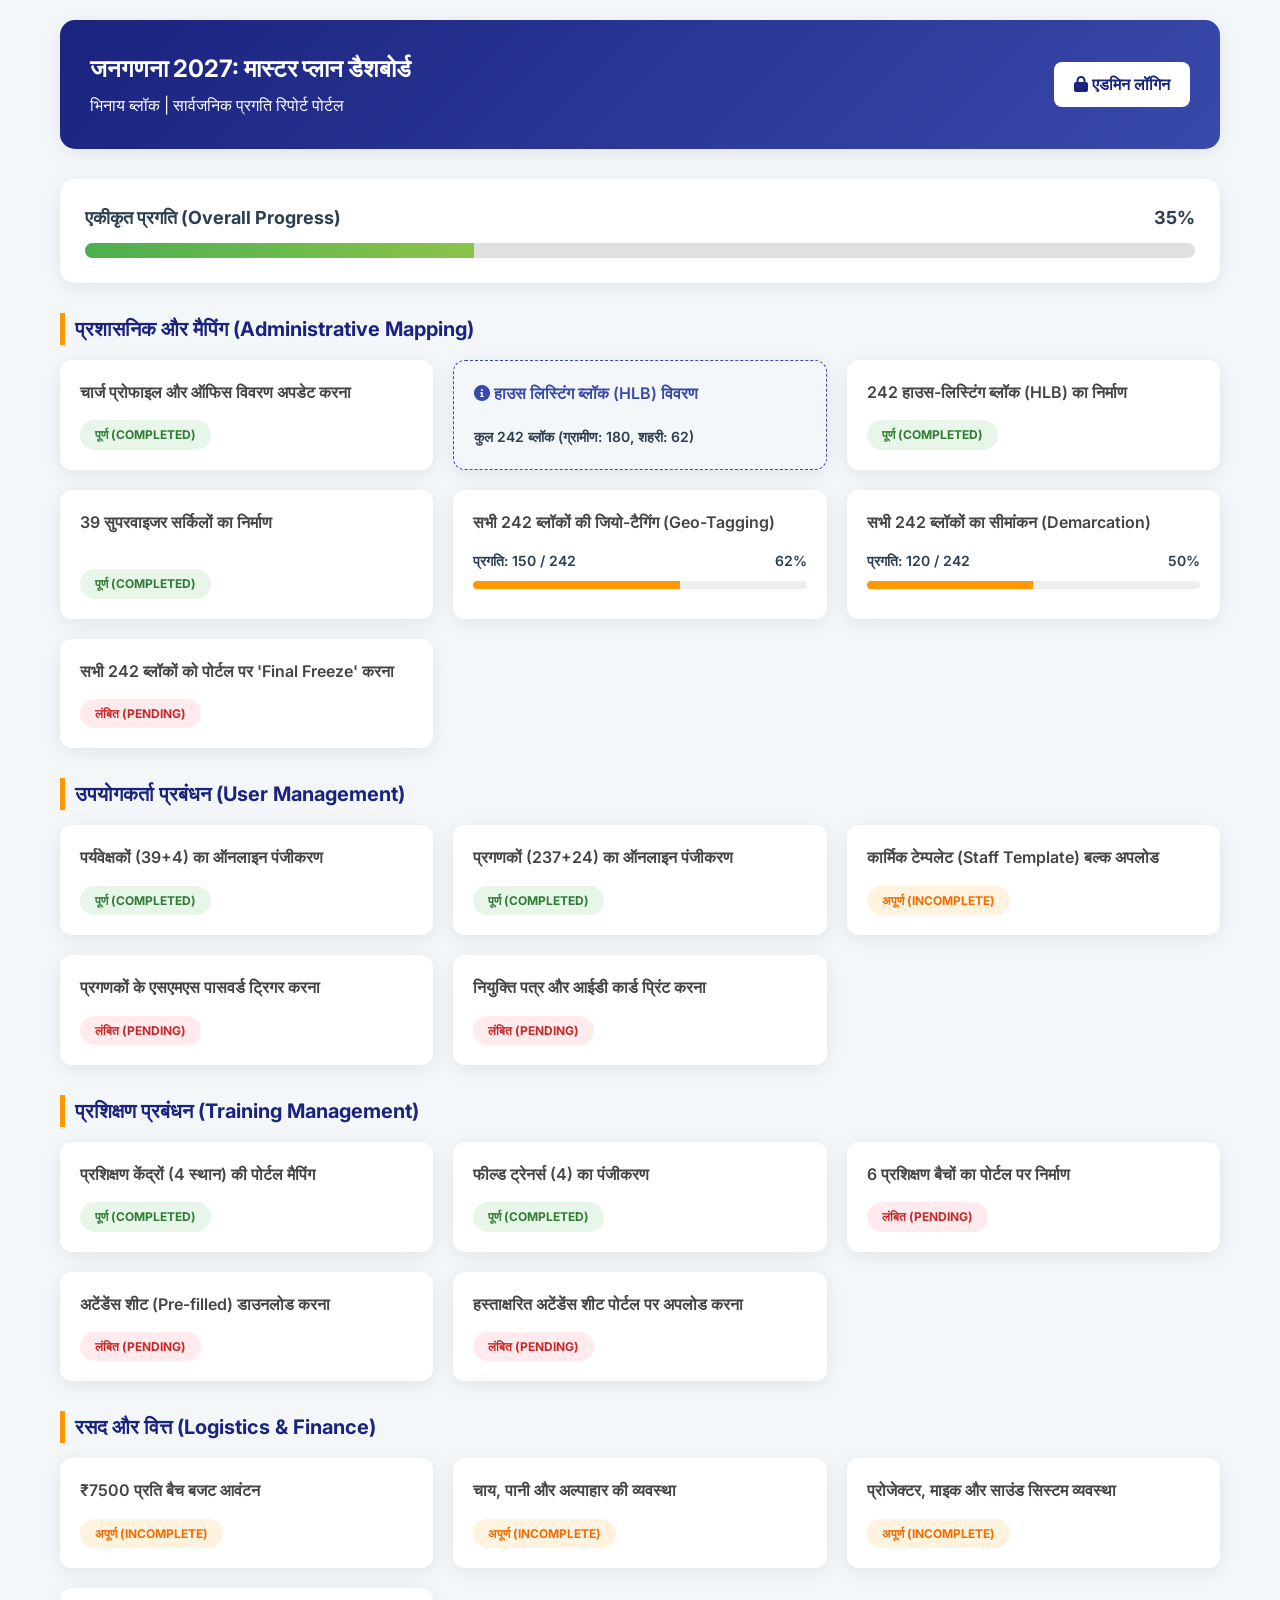
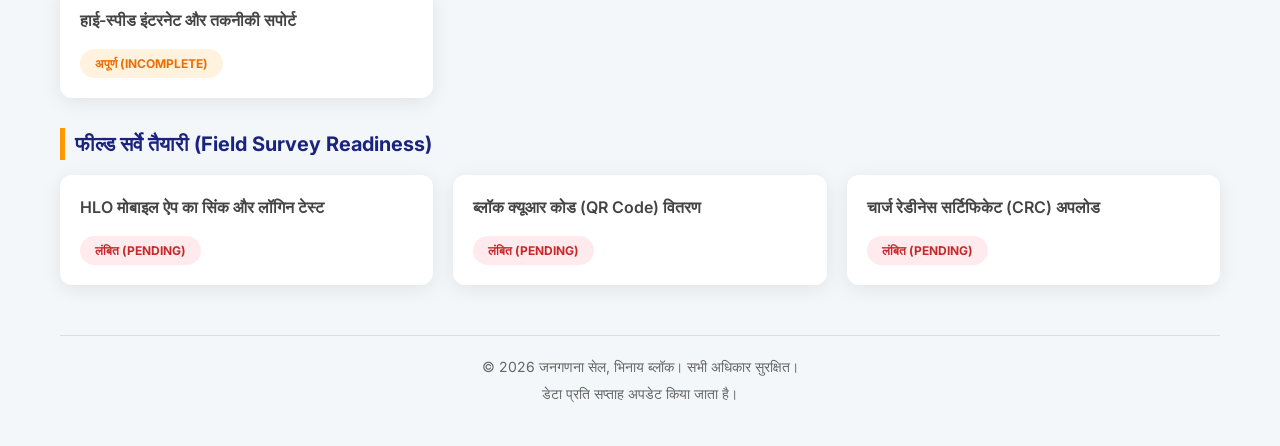
<file: census_dashboard/index.html>
<!DOCTYPE html>
<html lang="hi">
<head>
    <meta charset="UTF-8">
    <meta name="viewport" content="width=device-width, initial-scale=1.0">
    <title>जनगणना 2027 | पब्लिक डैशबोर्ड - भिनाय ब्लॉक</title>
    <link rel="stylesheet" href="style.css">
    <link href="https://fonts.googleapis.com/css2?family=Inter:wght@400;600;700&display=swap" rel="stylesheet">
    <link rel="stylesheet" href="https://cdnjs.cloudflare.com/ajax/libs/font-awesome/6.0.0/css/all.min.css">
</head>
<body>
    <div class="container">
        <header>
            <div>
                <h1>जनगणना 2027: मास्टर प्लान डैशबोर्ड</h1>
                <p>भिनाय ब्लॉक | सार्वजनिक प्रगति रिपोर्ट पोर्टल</p>
            </div>
            <a href="login.html" class="login-btn"><i class="fas fa-lock"></i> एडमिन लॉगिन</a>
        </header>

        <section class="progress-card">
            <div class="progress-info">
                <span>एकीकृत प्रगति (Overall Progress)</span>
                <span id="progress-val">0%</span>
            </div>
            <div class="progress-track">
                <div id="overall-bar"></div>
            </div>
        </section>

        <div id="public-container">
            <!-- Data will be loaded from data.xml -->
            <div style="text-align: center; padding: 50px;">
                <i class="fas fa-sync fa-spin" style="font-size: 40px; color: var(--primary);"></i>
                <p style="margin-top: 10px;">डेटा लोड हो रहा है...</p>
            </div>
        </div>

        <footer style="text-align: center; margin-top: 50px; padding: 20px; color: #666; font-size: 14px; border-top: 1px solid #ddd;">
            <p>© 2026 जनगणना सेल, भिनाय ब्लॉक। सभी अधिकार सुरक्षित।</p>
            <p style="margin-top: 5px;">डेटा प्रति सप्ताह अपडेट किया जाता है।</p>
        </footer>
    </div>

    <script src="script.js"></script>
</body>
</html>
</file>
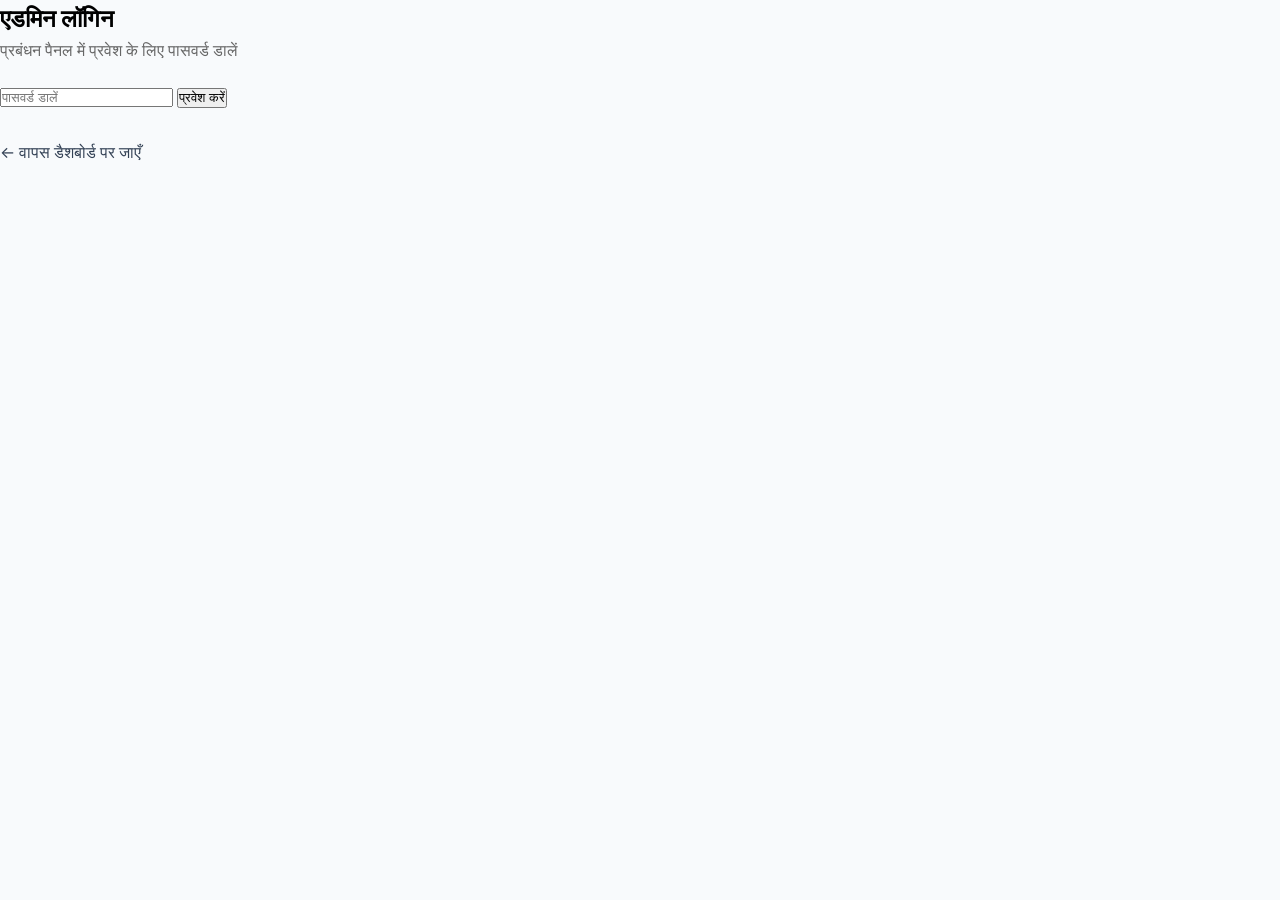
<file: login.html>
<!DOCTYPE html>
<html lang="hi">
<head>
    <meta charset="UTF-8">
    <meta name="viewport" content="width=device-width, initial-scale=1.0">
    <title>जनगणना लॉगिन | जनगणना 2027</title>
    <link rel="stylesheet" href="style.css">
    <link href="https://fonts.googleapis.com/css2?family=Inter:wght@400;600;700&display=swap" rel="stylesheet">
</head>
<body class="login-page">
    <div class="login-container">
        <div class="login-box">
            <i class="fas fa-user-shield" style="font-size: 50px; color: var(--primary); margin-bottom: 20px;"></i>
            <h2>एडमिन लॉगिन</h2>
            <p style="margin-bottom: 20px; color: #666;">प्रबंधन पैनल में प्रवेश के लिए पासवर्ड डालें</p>
            <input type="password" id="admin-password" placeholder="पासवर्ड डालें">
            <button onclick="checkLogin()">प्रवेश करें</button>
            <p id="error-msg" style="color: red; margin-top: 15px; display: none;">गलत पासवर्ड, पुनः प्रयास करें।</p>
            <div style="margin-top: 30px;">
                <a href="index.html" style="color: var(--secondary); text-decoration: none;">← वापस डैशबोर्ड पर जाएँ</a>
            </div>
        </div>
    </div>

    <script>
        function checkLogin() {
            const pass = document.getElementById('admin-password').value;
            if (pass === '1520') {
                sessionStorage.setItem('admin_logged_in', 'true');
                window.location.href = 'admin.html';
            } else {
                document.getElementById('error-msg').style.display = 'block';
            }
        }
    </script>
</body>
</html>
</file>
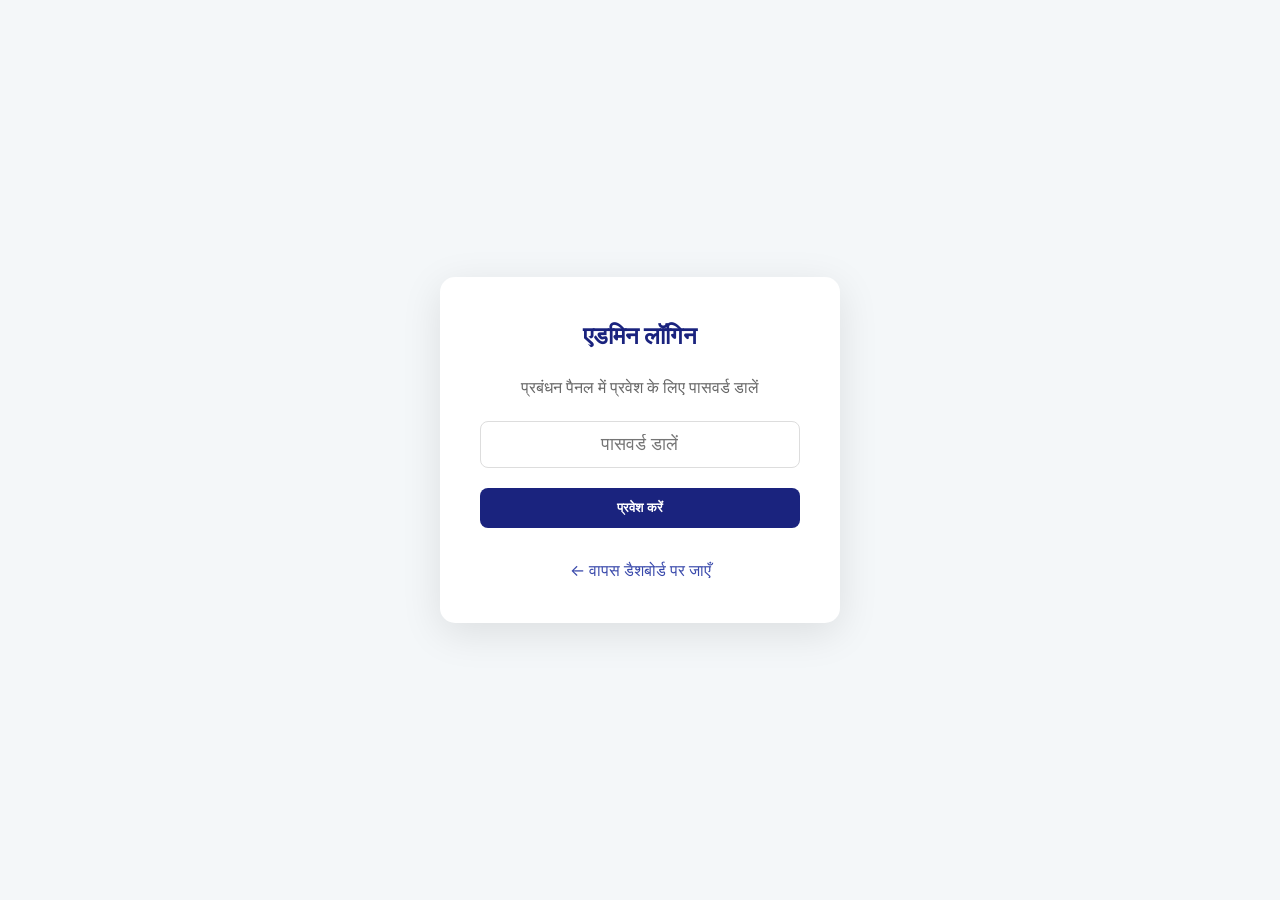
<file: census_dashboard/admin.html>
<!DOCTYPE html>
<html lang="hi">
<head>
    <meta charset="UTF-8">
    <meta name="viewport" content="width=device-width, initial-scale=1.0">
    <title>एडमिन पैनल | जनगणना 2027</title>
    <link rel="stylesheet" href="style.css">
    <link href="https://fonts.googleapis.com/css2?family=Inter:wght@400;600;700&display=swap" rel="stylesheet">
    <link rel="stylesheet" href="https://cdnjs.cloudflare.com/ajax/libs/font-awesome/6.0.0/css/all.min.css">
</head>
<body>
    <script>
        // Check authentication
        if (sessionStorage.getItem('admin_logged_in') !== 'true') {
            window.location.href = 'login.html';
        }
    </script>

    <div class="container">
        <header>
            <div>
                <h1>जनगणना 2027: एडमिन पैनल</h1>
                <p>भिनाय ब्लॉक | डेटा प्रबंधन पोर्ट</p>
            </div>
            <div style="display: flex; gap: 10px;">
                <button class="login-btn" onclick="logout()">लॉगआउट</button>
                <a href="index.html" class="login-btn" style="background: var(--accent); color: white;">व्यू डैशबोर्ड</a>
            </div>
        </header>

        <section class="progress-card">
            <div class="progress-info">
                <span>एकीकृत प्रगति (Admin View)</span>
                <span id="progress-val">0%</span>
            </div>
            <div class="progress-track">
                <div id="overall-bar"></div>
            </div>
        </section>

        <div id="admin-container">
            <!-- Categories and tasks will be injected here by script.js -->
            <div style="text-align: center; padding: 50px;">
                <i class="fas fa-spinner fa-spin" style="font-size: 40px; color: var(--primary);"></i>
                <p style="margin-top: 10px;">डेटा लोड हो रहा है...</p>
            </div>
        </div>

        <div class="admin-footer">
            <button class="export-btn" onclick="exportData()"><i class="fas fa-file-export"></i> डेटा एक्सपोर्ट (XML)</button>
            <button class="save-btn" onclick="saveChanges()"><i class="fas fa-save"></i> बदलाव सुरक्षित करें</button>
        </div>
    </div>

    <!-- Modal for Export -->
    <div id="export-modal" style="display:none; position:fixed; top:0; left:0; width:100%; height:100%; background:rgba(0,0,0,0.8); z-index:1000; justify-content:center; align-items:center;">
        <div style="background:white; padding:30px; border-radius:15px; width:90%; max-width:600px;">
            <h3>अपडेटेड XML डेटा</h3>
            <p style="font-size: 13px; margin-bottom: 10px;">नीचे दिए गए कोड को कॉपी करें और अपनी `data.xml` फाइल में पेस्ट करें:</p>
            <textarea id="xml-output" style="width:100%; height:300px; font-family:monospace; padding:10px; margin-bottom:15px;"></textarea>
            <button onclick="document.getElementById('export-modal').style.display='none'" class="login-btn" style="width:100%;">बंद करें</button>
        </div>
    </div>

    <script src="script.js"></script>
    <script>
        function logout() {
            sessionStorage.removeItem('admin_logged_in');
            window.location.href = 'index.html';
        }
    </script>
</body>
</html>
</file>
<file: census_dashboard/style.css>
:root {
    --primary: #1a237e;
    --secondary: #3949ab;
    --accent: #ff9800;
    --success: #2e7d32;
    --warning: #ef6c00;
    --danger: #c62828;
    --bg: #f4f7f9;
    --card: #ffffff;
    --text: #2c3e50;
    --glass: rgba(255, 255, 255, 0.8);
    --shadow: 0 4px 20px rgba(0, 0, 0, 0.08);
}

* {
    margin: 0;
    padding: 0;
    box-sizing: border-box;
}

body {
    font-family: 'Inter', sans-serif;
    background-color: var(--bg);
    color: var(--text);
    line-height: 1.6;
}

.container {
    max-width: 1200px;
    margin: 0 auto;
    padding: 20px;
}

/* Header */
header {
    background: linear-gradient(135deg, var(--primary), var(--secondary));
    color: white;
    padding: 30px;
    border-radius: 15px;
    margin-bottom: 30px;
    display: flex;
    justify-content: space-between;
    align-items: center;
    box-shadow: var(--shadow);
}

header h1 {
    font-size: 24px;
    margin-bottom: 5px;
}

.login-btn {
    background: white;
    color: var(--primary);
    border: none;
    padding: 10px 20px;
    border-radius: 8px;
    font-weight: 600;
    cursor: pointer;
    transition: 0.3s;
    text-decoration: none;
}

.login-btn:hover {
    background: var(--accent);
    color: white;
}

/* Progress Bar */
.progress-card {
    background: var(--card);
    padding: 25px;
    border-radius: 15px;
    margin-bottom: 30px;
    box-shadow: var(--shadow);
}

.progress-info {
    display: flex;
    justify-content: space-between;
    margin-bottom: 10px;
    font-weight: 700;
    font-size: 18px;
}

.progress-track {
    height: 15px;
    background: #e0e0e0;
    border-radius: 10px;
    overflow: hidden;
}

#overall-bar {
    height: 100%;
    background: linear-gradient(90deg, #4caf50, #8bc34a);
    width: 0%;
    transition: 1s cubic-bezier(0.175, 0.885, 0.32, 1.275);
}

/* Categories & Tasks */
.category-section {
    margin-bottom: 30px;
}

.category-title {
    color: var(--primary);
    font-size: 20px;
    margin-bottom: 15px;
    padding-left: 10px;
    border-left: 5px solid var(--accent);
}

.task-grid {
    display: grid;
    grid-template-columns: repeat(auto-fill, minmax(350px, 1fr));
    gap: 20px;
}

.task-card {
    background: var(--card);
    padding: 20px;
    border-radius: 12px;
    box-shadow: var(--shadow);
    display: flex;
    flex-direction: column;
    justify-content: space-between;
    transition: 0.3s;
}

.task-card:hover {
    transform: translateY(-5px);
}

.task-name {
    font-weight: 600;
    margin-bottom: 15px;
    color: #444;
}

/* Status Labels (Frontend) */
.status-tag {
    align-self: flex-start;
    padding: 5px 15px;
    border-radius: 20px;
    font-size: 12px;
    font-weight: 700;
    text-transform: uppercase;
}

.status-purn { background: #e8f5e9; color: #2e7d32; }
.status-apurn { background: #fff3e0; color: #ef6c00; }
.status-lambit { background: #ffebee; color: #c62828; }

/* Counter Tasks */
.counter-info {
    display: flex;
    justify-content: space-between;
    font-size: 14px;
    margin-bottom: 8px;
    font-weight: 600;
}

.mini-progress-track {
    height: 8px;
    background: #eee;
    border-radius: 4px;
    overflow: hidden;
    margin-bottom: 10px;
}

.mini-bar {
    height: 100%;
    background: var(--accent);
    width: 0%;
    transition: 0.5s;
}

.counter-input-group {
    display: flex;
    align-items: center;
    gap: 10px;
}

.counter-input {
    width: 80px;
    padding: 5px;
    border: 1px solid #ddd;
    border-radius: 4px;
    text-align: center;
}

/* Admin Radio Buttons */
.radio-group {
    display: flex;
    gap: 10px;
    justify-content: space-between;
}

.radio-option {
    flex: 1;
}

.radio-option input {
    display: none;
}

.radio-option label {
    display: block;
    text-align: center;
    padding: 8px;
    background: #f0f0f0;
    border-radius: 6px;
    font-size: 13px;
    font-weight: 600;
    cursor: pointer;
    transition: 0.2s;
}

/* Specific radio colors when checked */
#purn:checked + label { background: var(--success); color: white; }
#apurn:checked + label { background: var(--warning); color: white; }
#lambit:checked + label { background: var(--danger); color: white; }

/* Login Page */
.login-container {
    height: 100vh;
    display: flex;
    justify-content: center;
    align-items: center;
}

.login-box {
    background: white;
    padding: 40px;
    border-radius: 15px;
    box-shadow: 0 10px 40px rgba(0,0,0,0.1);
    text-align: center;
    width: 100%;
    max-width: 400px;
}

.login-box h2 {
    margin-bottom: 20px;
    color: var(--primary);
}

.login-box input {
    width: 100%;
    padding: 12px;
    margin-bottom: 20px;
    border: 1px solid #ddd;
    border-radius: 8px;
    text-align: center;
    font-size: 18px;
}

.login-box button {
    width: 100%;
    padding: 12px;
    background: var(--primary);
    color: white;
    border: none;
    border-radius: 8px;
    font-weight: 600;
    cursor: pointer;
}

.admin-footer {
    position: fixed;
    bottom: 20px;
    right: 20px;
    display: flex;
    gap: 10px;
}

.save-btn {
    background: var(--success);
    color: white;
    border: none;
    padding: 15px 30px;
    border-radius: 30px;
    font-weight: 700;
    box-shadow: 0 5px 15px rgba(0,0,0,0.2);
    cursor: pointer;
}

.export-btn {
    background: var(--secondary);
    color: white;
    border: none;
    padding: 15px 30px;
    border-radius: 30px;
    font-weight: 700;
    box-shadow: 0 5px 15px rgba(0,0,0,0.2);
    cursor: pointer;
}

@media (max-width: 768px) {
    .task-grid { grid-template-columns: 1fr; }
    header { flex-direction: column; text-align: center; gap: 15px; }
}
</file>
<file: style.css>
:root {
    --primary: #1e293b;
    --secondary: #334155;
    --accent: #3b82f6;
    --success: #10b981;
    --warning: #f59e0b;
    --danger: #ef4444;
    --bg: #f8fafc;
    --white: #ffffff;
    --purple: #9c27b0;
    --glass: rgba(255, 255, 255, 0.8);
    --shadow: 0 4px 20px rgba(0, 0, 0, 0.08);
}

@keyframes blink {
    0% { opacity: 1; }
    50% { opacity: 0.4; }
    100% { opacity: 1; }
}

.deadline-critical { color: var(--danger); font-weight: 800; animation: blink 1s infinite; }
.deadline-warning { color: var(--warning); font-weight: 700; }
.deadline-normal { color: #64748b; font-size: 11px; }

.category-header {
    display: flex;
    justify-content: space-between;
    align-items: center;
    flex-wrap: wrap;
    gap: 10px;
    margin-bottom: 20px;
    border-left: 4px solid var(--accent);
    padding-left: 15px;
}

.category-progress-container {
    width: 150px;
    background: #e2e8f0;
    height: 8px;
    border-radius: 4px;
    overflow: hidden;
    position: relative;
}

.category-progress-bar {
    height: 100%;
    background: var(--success);
    transition: width 0.3s ease;
}

.scheduler-banner {
    background: var(--primary);
    color: white;
    padding: 12px 20px;
    border-radius: 12px;
    margin-bottom: 25px;
    border-left: 6px solid var(--warning);
    display: flex;
    align-items: center;
    gap: 15px;
    box-shadow: 0 4px 15px rgba(0,0,0,0.1);
}

* {
    margin: 0;
    padding: 0;
    box-sizing: border-box;
}

html {
    font-size: 16px; /* Base font size increased */
}

body {
    font-family: 'Inter', sans-serif;
    background-color: var(--bg);
    color: var(--text);
    line-height: 1.6;
}

.container {
    max-width: 1200px;
    margin: 0 auto;
    padding: 20px;
}

/* Header */
header {
    background: linear-gradient(135deg, var(--primary), var(--secondary));
    color: white;
    padding: 35px 30px;
    border-radius: 18px;
    margin-bottom: 30px;
    display: flex;
    justify-content: space-between;
    align-items: center;
    box-shadow: var(--shadow);
}

header h1 {
    font-size: 28px; /* Increased from 24px */
    margin-bottom: 5px;
}

.login-btn {
    background: white;
    color: var(--primary);
    border: none;
    padding: 12px 25px; /* Increased padding */
    border-radius: 10px;
    font-weight: 700;
    cursor: pointer;
    transition: 0.3s;
    text-decoration: none;
    font-size: 16px;
}

.login-btn:hover {
    background: var(--accent);
    color: white;
    transform: translateY(-2px);
}

/* Progress Bar */
.progress-card {
    background: var(--card);
    padding: 30px;
    border-radius: 18px;
    margin-bottom: 35px;
    box-shadow: var(--shadow);
}

.progress-info {
    display: flex;
    justify-content: space-between;
    margin-bottom: 15px;
    font-weight: 800;
    font-size: 20px; /* Increased from 18px */
}

.progress-track {
    height: 18px; /* Slightly thicker */
    background: #e0e0e0;
    border-radius: 10px;
    overflow: hidden;
}

#overall-bar {
    height: 100%;
    background: linear-gradient(90deg, #4caf50, #8bc34a);
    width: 0%;
    transition: 1s cubic-bezier(0.175, 0.885, 0.32, 1.275);
}

/* Categories & Tasks */
.category-section {
    margin-bottom: 40px;
}

.category-title {
    color: var(--primary);
    font-size: 22px; /* Increased from 20px */
    margin-bottom: 20px;
    padding-left: 12px;
    border-left: 6px solid var(--accent);
    font-weight: 800;
}

.task-grid {
    display: grid;
    grid-template-columns: repeat(auto-fill, minmax(350px, 1fr));
    gap: 25px;
}

.task-card {
    background: var(--card);
    padding: 25px;
    border-radius: 15px;
    box-shadow: var(--shadow);
    display: flex;
    flex-direction: column;
    justify-content: space-between;
    transition: 0.3s cubic-bezier(0.4, 0, 0.2, 1);
    border: 1px solid rgba(0,0,0,0.02);
}

.task-card:hover {
    transform: translateY(-8px);
    box-shadow: 0 10px 30px rgba(0,0,0,0.12);
}

.task-name {
    font-weight: 700;
    margin-bottom: 20px;
    color: #333;
    font-size: 18px; /* Increased font */
}

/* Status Labels (Frontend) */
.status-tag {
    align-self: flex-start;
    padding: 8px 20px;
    border-radius: 25px;
    font-size: 13px;
    font-weight: 800;
    text-transform: uppercase;
}

.status-purn { background: #e8f5e9; color: #2e7d32; }
.status-apurn { background: #fff3e0; color: #ef6c00; }
.status-lambit { background: #ffebee; color: #c62828; }

/* Counter Tasks */
.counter-info {
    display: flex;
    justify-content: space-between;
    font-size: 16px; /* Increased from 14px */
    margin-bottom: 10px;
    font-weight: 700;
}

.mini-progress-track {
    height: 10px;
    background: #eee;
    border-radius: 5px;
    overflow: hidden;
    margin-bottom: 12px;
}

.mini-bar {
    height: 100%;
    background: var(--accent);
    width: 0%;
    transition: 0.5s;
}

.counter-input-group {
    display: flex;
    align-items: center;
    gap: 12px;
    margin-top: 10px;
}

.counter-input {
    width: 90px;
    padding: 8px;
    border: 1px solid #ddd;
    border-radius: 6px;
    text-align: center;
    font-size: 16px;
    font-weight: 700;
}

/* Info Pills */
.info-btn-group {
    display: flex;
    flex-wrap: wrap;
    gap: 10px;
    margin-top: 15px;
}

.info-pill {
    padding: 8px 15px;
    border-radius: 8px;
    font-size: 14px;
    font-weight: 700;
    background: #e3f2fd;
    color: var(--primary);
    border: 1px solid #bbdefb;
}

/* Cell Management Stats */
.cell-stats {
    display: grid;
    grid-template-columns: repeat(3, 1fr);
    background: #f8f9fa;
    padding: 20px;
    border-radius: 15px;
    margin-bottom: 20px;
    gap: 10px;
}

.stat-item {
    text-align: center;
}

.stat-item i {
    font-size: 24px;
    color: var(--secondary);
    display: block;
    margin-bottom: 8px;
}

.stat-item span {
    font-size: 20px;
    font-weight: 800;
}

.stat-item p {
    font-size: 13px;
    color: #666;
    margin: 0;
}

/* Staff Table */
.staff-table-container {
    overflow-x: auto;
    margin-top: 15px;
    border-radius: 10px;
    border: 1px solid #eee;
}

.staff-table {
    width: 100%;
    border-collapse: collapse;
    font-size: 15px; /* Increased from 13px */
    background: white;
}

.staff-table th, .staff-table td {
    padding: 15px;
    text-align: left;
    border-bottom: 1px solid #f0f0f0;
}

.staff-table th {
    background: #f4f6f8;
    color: var(--primary);
    font-weight: 800;
}

/* User Group Status Grid */
.status-grid {
    display: grid;
    grid-template-columns: 1fr 1fr;
    gap: 12px;
    margin-top: 15px;
}

.sub-status-item {
    display: flex;
    justify-content: space-between;
    align-items: center;
    background: #fdfdfd;
    padding: 10px 15px;
    border-radius: 8px;
    border: 1px solid #eee;
    font-size: 14px;
}

.sub-status-label {
    color: #555;
    font-weight: 700;
}

.admin-sub-status {
    display: flex;
    flex-direction: column;
    gap: 8px;
    padding: 12px;
    background: #f9f9f9;
    border-radius: 10px;
    margin-bottom: 8px;
}

.admin-sub-status label {
    font-size: 13px;
    font-weight: 800;
    color: var(--primary);
}

.admin-sub-status select {
    padding: 8px;
    border-radius: 6px;
    border: 1px solid #ccc;
    font-size: 14px;
    background: white;
}

/* Training Batch Table Styles */
.batch-schedule-container {
    overflow-x: auto;
    margin-top: 15px;
}

.batch-schedule-table {
    width: 100%;
    border-collapse: collapse;
    font-size: 14px;
    background: white;
}

.batch-schedule-table th {
    background: var(--primary);
    color: white;
    padding: 12px;
    text-align: left;
}

.batch-schedule-table td {
    padding: 12px;
    border-bottom: 1px solid #f0f0f0;
}

/* Batch Sub-task Progress Dots */
.batch-progress-wrapper {
    display: flex;
    gap: 8px; /* Increased gap */
    margin-top: 5px;
    position: relative;
    min-height: 20px;
    align-items: center;
}

.step-dot {
    width: 18px; /* Slightly larger for better touch */
    height: 18px;
    border-radius: 4px;
    background: #e0e0e0;
    position: relative; /* Crucial for tooltip positioning */
    cursor: pointer;
    border: 1px solid rgba(0,0,0,0.1);
}

.step-dot.done {
    background: var(--success);
    box-shadow: 0 0 5px var(--success);
}

.step-tool {
    position: absolute;
    bottom: 25px; /* Moved higher up */
    left: 50%;
    transform: translateX(-50%);
    background: #222;
    color: white;
    padding: 6px 12px;
    border-radius: 6px;
    font-size: 11px;
    font-weight: 700;
    white-space: nowrap;
    display: none;
    z-index: 1000;
    pointer-events: none;
    box-shadow: 0 4px 10px rgba(0,0,0,0.3);
}

.step-tool::after {
    content: '';
    position: absolute;
    top: 100%;
    left: 50%;
    transform: translateX(-50%);
    border-width: 5px;
    border-style: solid;
    border-color: #222 transparent transparent transparent;
}

.step-dot:hover .step-tool, .step-dot:active .step-tool {
    display: block;
}

.quick-btn {
    padding: 5px 12px;
    font-size: 12px;
    background: var(--secondary);
    color: white;
    border: none;
    border-radius: 6px;
    font-weight: 700;
}

/* Radio Buttons */
.radio-group {
    display: flex;
    gap: 12px;
    margin-top: 15px;
}

.radio-option label {
    display: block;
    text-align: center;
    padding: 15px 10px; /* Large touch target */
    background: #f0f0f0;
    border-radius: 10px;
    font-size: 15px;
    font-weight: 800;
}

.radio-option input[value="purn"]:checked + label { background: var(--success); color: white; }
.radio-option input[value="apurn"]:checked + label { background: var(--warning); color: white; }
.radio-option input[value="lambit"]:checked + label { background: var(--danger); color: white; }

/* Sticky Admin Footer */
.admin-footer {
    position: fixed;
    bottom: 20px;
    left: 50%;
    transform: translateX(-50%);
    display: flex;
    gap: 15px;
    width: auto;
    z-index: 1000;
}

.save-btn, .export-btn {
    padding: 12px 25px;
    border-radius: 30px;
    font-size: 16px;
    font-weight: 800;
    white-space: nowrap;
}

/* Modal */
.modal-overlay {
    position: fixed;
    top: 0;
    left: 0;
    width: 100%;
    height: 100%;
    background: rgba(0,0,0,0.6);
    backdrop-filter: blur(5px);
    display: none;
    justify-content: center;
    align-items: center;
    z-index: 2000;
}

.modal-content {
    background: white;
    padding: 30px;
    border-radius: 20px;
    width: 90%;
    max-width: 600px;
    text-align: center;
}

.modal-content textarea {
    width: 100%;
    height: 300px;
    margin: 20px 0;
    padding: 15px;
    border-radius: 10px;
    font-family: monospace;
}

/* Mobile Media Queries */
@media (max-width: 768px) {
    header {
        flex-direction: column;
        text-align: center;
        padding: 30px 20px;
    }

    header h1 { font-size: 24px; }

    .category-title { font-size: 20px; }

    .task-grid {
        grid-template-columns: 1fr;
    }

    .status-grid, .logistics-grid {
        grid-template-columns: 1fr;
    }

    .cell-stats {
        padding: 15px;
    }

    .admin-footer {
        width: 90%;
        gap: 10px;
    }

    .save-btn, .export-btn {
        flex: 1;
        padding: 15px 10px;
        font-size: 14px;
    }
}

@media (max-width: 480px) {
    .container { padding: 10px; }
    
    .task-card { padding: 20px; }
    
    .counter-input-group {
        flex-direction: column;
        align-items: flex-start;
    }
}
/* --- Logistics & Premium UI Extras --- */
.logistics-grid {
    display: grid;
    grid-template-columns: repeat(auto-fit, minmax(200px, 1fr));
    gap: 15px;
    margin-top: 15px;
}

.logistics-item {
    display: flex;
    align-items: center;
    justify-content: space-between;
    background: #f8fafc;
    padding: 12px 18px;
    border-radius: 12px;
    border: 1px solid #e2e8f0;
    font-weight: 700;
    font-size: 14px;
}

.status-dot {
    width: 12px;
    height: 12px;
    border-radius: 50%;
    box-shadow: 0 0 5px rgba(0,0,0,0.1);
}

.dot-purn { background-color: var(--success); box-shadow: 0 0 8px var(--success); }
.dot-apurn { background-color: var(--warning); box-shadow: 0 0 8px var(--warning); }
.dot-lambit { background-color: var(--danger); box-shadow: 0 0 8px var(--danger); }

.info-btn-group {
    display: flex;
    flex-wrap: wrap;
    gap: 8px;
    margin-top: 10px;
}

.info-pill {
    display: inline-flex;
    align-items: center;
    gap: 8px;
    padding: 6px 15px;
    background: white;
    border: 1px solid #e2e8f0;
    border-radius: 20px;
    font-size: 13px;
    font-weight: 700;
    color: var(--primary);
    box-shadow: 0 2px 5px rgba(0,0,0,0.03);
}

.dot-indicator {
    width: 10px;
    height: 100%;
    border-radius: 50%;
}

/* --- Admin PC Optimization --- */
.cloud-sync-bar {
    background: #f0fdf4;
    border: 1px solid #bbf7d0;
    padding: 10px 20px;
    border-radius: 12px;
    display: flex;
    align-items: center;
    gap: 15px;
    margin-bottom: 25px;
    box-shadow: 0 2px 10px rgba(0,0,0,0.05);
}

.sync-label {
    font-weight: 700;
    color: #166534;
    white-space: nowrap;
}

.sync-input {
    flex: 1;
    padding: 8px 12px;
    border: 1px solid #dcfce7;
    border-radius: 8px;
    font-size: 14px;
}

.sync-btn {
    padding: 8px 20px;
    border: none;
    border-radius: 8px;
    font-weight: 700;
    cursor: pointer;
    transition: 0.2s;
    white-space: nowrap;
}

.sync-link { background: var(--success); color: white; }
.sync-push { background: var(--accent); color: white; }
.sync-btn:hover { opacity: 0.9; transform: translateY(-1px); }

/* Sticky Admin Action Bar (PC) */
.admin-action-bar {
    position: fixed;
    bottom: 0;
    left: 0;
    width: 100%;
    background: rgba(255, 255, 255, 0.9);
    backdrop-filter: blur(10px);
    padding: 15px;
    display: flex;
    justify-content: center;
    gap: 20px;
    box-shadow: 0 -5px 20px rgba(0,0,0,0.1);
    z-index: 2000;
    border-top: 1px solid #eee;
}

.action-btn {
    padding: 12px 30px;
    border-radius: 12px;
    border: none;
    font-weight: 800;
    font-size: 15px;
    color: white;
    cursor: pointer;
    transition: 0.3s;
    display: flex;
    align-items: center;
    gap: 10px;
}

.btn-save { background: var(--success); box-shadow: 0 4px 12px rgba(16, 185, 129, 0.3); }
.btn-export { background: var(--secondary); }
.btn-report { background: #7c3aed; box-shadow: 0 4px 12px rgba(124, 58, 237, 0.3); }
.btn-reset { background: var(--danger); }

.action-btn:hover {
    transform: translateY(-3px);
    filter: brightness(1.1);
}

/* Ensure container has padding for sticky footer */
.container {
    padding-bottom: 100px;
}

@media (max-width: 768px) {
    .cloud-sync-bar {
        flex-direction: column;
        align-items: stretch;
    }
    
    .admin-action-bar {
        padding: 10px;
        gap: 8px;
    }
    
    .action-btn {
        padding: 10px;
        font-size: 12px;
        flex: 1;
        justify-content: center;
    }
    
    .action-btn i { display: block; margin-bottom: 2px; }
}

/* ==========================================================================
   DURING CENSUS PROGRESS STYLES (PREMIUM DASHBOARD & UPLOADER)
   ========================================================================== */

/* 1. Upload Panel & Drag & Drop */
.census-upload-panel {
    position: fixed;
    top: 50%;
    left: 50%;
    transform: translate(-50%, -50%);
    width: 90%;
    max-width: 600px;
    background: rgba(255, 255, 255, 0.95);
    backdrop-filter: blur(12px) saturate(180%);
    border: 1px solid rgba(255, 255, 255, 0.7);
    border-radius: 24px;
    box-shadow: 0 20px 40px rgba(0, 0, 0, 0.15), 0 0 100px rgba(99, 102, 241, 0.1);
    z-index: 2100;
    overflow: hidden;
    animation: censusModalFadeIn 0.3s cubic-bezier(0.34, 1.56, 0.64, 1);
}

@keyframes censusModalFadeIn {
    from { opacity: 0; transform: translate(-50%, -45%) scale(0.95); }
    to { opacity: 1; transform: translate(-50%, -50%) scale(1); }
}

.cup-header {
    background: linear-gradient(135deg, #4f46e5, #7c3aed);
    color: white;
    padding: 20px 25px;
    display: flex;
    align-items: center;
    gap: 15px;
    position: relative;
}

.cup-header i {
    font-size: 24px;
    background: rgba(255, 255, 255, 0.2);
    padding: 10px;
    border-radius: 12px;
}

.cup-header h3 {
    font-size: 18px;
    font-weight: 700;
    margin-bottom: 2px;
}

.cup-header p {
    font-size: 12px;
    opacity: 0.9;
}

.cup-close {
    position: absolute;
    top: 20px;
    right: 20px;
    background: rgba(255, 255, 255, 0.2);
    border: none;
    color: white;
    width: 32px;
    height: 32px;
    border-radius: 50%;
    cursor: pointer;
    display: flex;
    align-items: center;
    justify-content: center;
    transition: 0.2s ease;
}

.cup-close:hover {
    background: rgba(255, 255, 255, 0.4);
    transform: rotate(90deg);
}

.cup-body {
    padding: 25px;
}

.drop-zone {
    border: 2px dashed #cbd5e1;
    background: #f8fafc;
    border-radius: 16px;
    padding: 35px 20px;
    text-align: center;
    cursor: pointer;
    transition: all 0.3s ease;
    display: flex;
    flex-direction: column;
    align-items: center;
    justify-content: center;
    gap: 10px;
}

.drop-zone:hover, .drop-zone.drag-over {
    border-color: #6366f1;
    background: #eef2ff;
}

.drop-zone i {
    font-size: 40px;
    color: #4f46e5;
    animation: pulseIcon 2s infinite ease-in-out;
}

@keyframes pulseIcon {
    0%, 100% { transform: translateY(0); }
    50% { transform: translateY(-5px); }
}

.drop-zone p {
    font-weight: 700;
    color: #334155;
    font-size: 14px;
}

.drop-zone small {
    color: #64748b;
    font-size: 11px;
}

/* Column Mapping */
.col-map-box {
    background: #f1f5f9;
    border-radius: 16px;
    padding: 18px;
    border: 1px solid #e2e8f0;
}

.col-map-box h4 {
    font-size: 14px;
    font-weight: 700;
    color: #1e293b;
    margin-bottom: 12px;
    display: flex;
    align-items: center;
    gap: 8px;
}

.col-map-grid {
    display: grid;
    grid-template-columns: repeat(auto-fit, minmax(130px, 1fr));
    gap: 12px;
}

.col-map-grid label {
    font-size: 11px;
    font-weight: 700;
    color: #475569;
    display: block;
    margin-bottom: 5px;
}

.col-select {
    width: 100%;
    padding: 8px 10px;
    border-radius: 8px;
    border: 1px solid #cbd5e1;
    font-size: 12px;
    background: white;
    font-weight: 600;
    color: #334155;
}

.col-select:focus {
    outline: none;
    border-color: #6366f1;
    box-shadow: 0 0 0 3px rgba(99, 102, 241, 0.15);
}

.cup-btn {
    padding: 10px 18px;
    border-radius: 10px;
    border: none;
    font-weight: 700;
    font-size: 13px;
    cursor: pointer;
    display: inline-flex;
    align-items: center;
    gap: 8px;
    transition: 0.2s ease;
}

.cup-btn.btn-primary {
    background: linear-gradient(135deg, #4f46e5, #7c3aed);
    color: white;
    box-shadow: 0 4px 12px rgba(79, 70, 229, 0.25);
}

.cup-btn.btn-primary:hover {
    transform: translateY(-2px);
    box-shadow: 0 6px 16px rgba(79, 70, 229, 0.35);
}

.cup-btn.btn-secondary {
    background: #e2e8f0;
    color: #475569;
}

.cup-btn.btn-secondary:hover {
    background: #cbd5e1;
}

/* 2. Public Live Dashboard Section */
.during-census-dashboard {
    background: var(--white);
    border-radius: 20px;
    padding: 30px;
    box-shadow: var(--shadow);
    margin-bottom: 35px;
    border: 1px solid rgba(0,0,0,0.02);
}

.dc-header {
    display: flex;
    justify-content: space-between;
    align-items: center;
    flex-wrap: wrap;
    gap: 15px;
    margin-bottom: 25px;
}

.dc-title {
    display: flex;
    align-items: center;
    gap: 12px;
}

.dc-title-icon {
    background: linear-gradient(135deg, #4f46e5, #7c3aed);
    color: white;
    width: 44px;
    height: 44px;
    border-radius: 12px;
    display: flex;
    align-items: center;
    justify-content: center;
    font-size: 20px;
    box-shadow: 0 4px 12px rgba(79, 70, 229, 0.2);
}

.dc-title h2 {
    font-size: 20px;
    font-weight: 800;
    color: #1e293b;
}

.dc-title p {
    font-size: 12px;
    color: #64748b;
}

.dc-last-updated {
    background: #f0fdf4;
    border: 1px solid #bbf7d0;
    color: #166534;
    padding: 6px 15px;
    border-radius: 20px;
    font-size: 12px;
    font-weight: 700;
    display: flex;
    align-items: center;
    gap: 8px;
}

/* Stats Cards Grid */
.census-stats-grid {
    display: grid;
    grid-template-columns: repeat(auto-fit, minmax(220px, 1fr));
    gap: 20px;
    margin-bottom: 30px;
}

.census-stat-card {
    background: linear-gradient(145deg, #ffffff, #f8fafc);
    border: 1px solid #f1f5f9;
    border-radius: 18px;
    padding: 22px;
    box-shadow: 0 2px 10px rgba(0,0,0,0.02);
    display: flex;
    flex-direction: column;
    justify-content: space-between;
    transition: all 0.3s ease;
    position: relative;
    overflow: hidden;
}

.census-stat-card::before {
    content: '';
    position: absolute;
    top: 0;
    left: 0;
    width: 4px;
    height: 100%;
    background: var(--accent);
}

.census-stat-card.color-purple::before { background: #9c27b0; }
.census-stat-card.color-green::before { background: #10b981; }
.census-stat-card.color-orange::before { background: #f59e0b; }

.census-stat-card:hover {
    transform: translateY(-5px);
    box-shadow: 0 10px 25px rgba(0, 0, 0, 0.05);
}

.csc-header {
    display: flex;
    justify-content: space-between;
    align-items: flex-start;
    color: #64748b;
    font-size: 13px;
    font-weight: 700;
    margin-bottom: 12px;
}

.csc-header i {
    font-size: 18px;
    opacity: 0.8;
}

.csc-value {
    font-size: 26px;
    font-weight: 800;
    color: #1e293b;
    margin-bottom: 10px;
    line-height: 1.1;
}

.csc-footer {
    font-size: 12px;
    color: #475569;
    font-weight: 600;
}

.csc-progress-bar {
    width: 100%;
    background: #e2e8f0;
    height: 6px;
    border-radius: 3px;
    margin-top: 8px;
    overflow: hidden;
}

.csc-progress-fill {
    height: 100%;
    background: var(--accent);
    border-radius: 3px;
    transition: width 1s ease;
}

.census-stat-card.color-purple .csc-progress-fill { background: #9c27b0; }
.census-stat-card.color-green .csc-progress-fill { background: #10b981; }
.census-stat-card.color-orange .csc-progress-fill { background: #f59e0b; }

/* Dashboard Charts Grid */
.census-charts-grid {
    display: grid;
    grid-template-columns: 1fr;
    gap: 25px;
    margin-bottom: 30px;
}

.census-chart-card {
    background: white;
    border: 1px solid #f1f5f9;
    border-radius: 20px;
    padding: 22px;
    box-shadow: 0 4px 15px rgba(0,0,0,0.01);
}

.ccc-title {
    font-size: 15px;
    font-weight: 700;
    color: #334155;
    margin-bottom: 15px;
    display: flex;
    align-items: center;
    gap: 8px;
}

.ccc-title i {
    color: #4f46e5;
}

.census-chart-container {
    position: relative;
    height: 380px;
    width: 100%;
}

@media (max-width: 768px) {
    .census-charts-grid {
        grid-template-columns: 1fr;
    }
}

/* Dashboard Interactive Table Controls */
.census-controls {
    display: flex;
    justify-content: space-between;
    align-items: center;
    flex-wrap: wrap;
    gap: 15px;
    margin-bottom: 20px;
    padding: 15px 0;
    border-top: 1px solid #f1f5f9;
}

.census-search-wrapper {
    position: relative;
    flex: 1;
    min-width: 250px;
    max-width: 400px;
}

.census-search-wrapper i {
    position: absolute;
    left: 14px;
    top: 50%;
    transform: translateY(-50%);
    color: #94a3b8;
    font-size: 14px;
}

.census-search {
    width: 100%;
    padding: 10px 14px 10px 38px;
    border-radius: 12px;
    border: 1px solid #cbd5e1;
    font-size: 13px;
    font-weight: 600;
    color: #334155;
    transition: 0.2s ease;
}

.census-search:focus {
    outline: none;
    border-color: #4f46e5;
    box-shadow: 0 0 0 3px rgba(79, 70, 229, 0.1);
}

.census-filters {
    display: flex;
    align-items: center;
    flex-wrap: wrap;
    gap: 8px;
}

.census-filter-btn {
    padding: 8px 14px;
    border-radius: 20px;
    border: 1px solid #e2e8f0;
    background: #f8fafc;
    color: #475569;
    font-size: 12px;
    font-weight: 700;
    cursor: pointer;
    transition: 0.2s ease;
}

.census-filter-btn:hover {
    background: #e2e8f0;
}

.census-filter-btn.active {
    background: linear-gradient(135deg, #4f46e5, #7c3aed);
    border-color: #4f46e5;
    color: white;
    box-shadow: 0 4px 10px rgba(79, 70, 229, 0.2);
}

/* Villages List Table styling */
.census-table-wrapper {
    overflow-x: auto;
    border-radius: 16px;
    border: 1px solid #e2e8f0;
    background: white;
}

.census-table {
    width: 100%;
    border-collapse: collapse;
    font-size: 13.5px;
    text-align: left;
}

.census-table th {
    background: #f8fafc;
    padding: 14px 16px;
    color: #475569;
    font-weight: 700;
    border-bottom: 2px solid #e2e8f0;
    cursor: pointer;
    user-select: none;
    white-space: nowrap;
}

.census-table th i {
    font-size: 11px;
    margin-left: 4px;
    color: #94a3b8;
}

.census-table td {
    padding: 12px 16px;
    border-bottom: 1px solid #f1f5f9;
    color: #334155;
    font-weight: 600;
}

.census-table tbody tr {
    transition: background 0.2s ease;
    cursor: pointer;
}

.census-table tbody tr:hover {
    background: #f8fafc;
}

.census-table tbody tr:last-child td {
    border-bottom: none;
}

/* Table specific styling tags */
.census-progress-cell {
    display: flex;
    align-items: center;
    gap: 10px;
}

.census-progress-cell .pct-num {
    font-weight: 800;
    width: 40px;
    text-align: right;
}

.census-progress-cell .pct-track {
    flex: 1;
    background: #e2e8f0;
    height: 6px;
    border-radius: 3px;
    overflow: hidden;
}

.census-progress-cell .pct-fill {
    height: 100%;
    border-radius: 3px;
}

.badge-pill {
    padding: 3px 10px;
    border-radius: 20px;
    font-size: 11px;
    font-weight: 800;
    display: inline-block;
}

.badge-pill.status-pending { background: #ffebee; color: #c62828; }
.badge-pill.status-active { background: #e8f5e9; color: #2e7d32; }

/* 3. Detailed Village Glassmorphism Modal */
.census-modal-overlay {
    position: fixed;
    top: 0;
    left: 0;
    width: 100%;
    height: 100%;
    background: rgba(15, 23, 42, 0.4);
    backdrop-filter: blur(8px);
    z-index: 2200;
    display: flex;
    justify-content: center;
    align-items: center;
    opacity: 0;
    pointer-events: none;
    visibility: hidden;
    transition: opacity 0.3s ease, visibility 0.3s ease;
}

.census-modal-overlay.active {
    opacity: 1;
    pointer-events: auto;
    visibility: visible;
}

.census-modal {
    background: rgba(255, 255, 255, 0.9);
    backdrop-filter: blur(15px);
    border: 1px solid rgba(255, 255, 255, 0.6);
    border-radius: 24px;
    width: 90%;
    max-width: 680px;
    box-shadow: 0 25px 50px -12px rgba(0, 0, 0, 0.25);
    overflow: hidden;
    transform: scale(0.9);
    transition: transform 0.3s cubic-bezier(0.34, 1.56, 0.64, 1);
}

.census-modal-overlay.active .census-modal {
    transform: scale(1);
}

.cm-header {
    background: linear-gradient(135deg, #1e293b, #334155);
    color: white;
    padding: 22px 25px;
    position: relative;
}

.cm-header h3 {
    font-size: 20px;
    font-weight: 800;
    margin-bottom: 4px;
    display: flex;
    align-items: center;
    gap: 10px;
}

.cm-header h3 i {
    color: #fb923c;
}

.cm-header p {
    font-size: 12px;
    opacity: 0.8;
}

.cm-close {
    position: absolute;
    top: 22px;
    right: 25px;
    background: rgba(255, 255, 255, 0.15);
    border: none;
    color: white;
    width: 32px;
    height: 32px;
    border-radius: 50%;
    cursor: pointer;
    display: flex;
    align-items: center;
    justify-content: center;
    transition: 0.2s ease;
}

.cm-close:hover {
    background: rgba(255, 255, 255, 0.3);
    transform: rotate(90deg);
}

.cm-body {
    padding: 25px;
    max-height: 75vh;
    overflow-y: auto;
}

.cm-section-title {
    font-size: 14px;
    font-weight: 800;
    color: #475569;
    margin-bottom: 12px;
    text-transform: uppercase;
    letter-spacing: 0.5px;
    border-bottom: 2px solid #f1f5f9;
    padding-bottom: 6px;
}

.cm-grid-stats {
    display: grid;
    grid-template-columns: repeat(auto-fit, minmax(130px, 1fr));
    gap: 15px;
    margin-bottom: 25px;
}

.cm-stat-item {
    background: #f8fafc;
    border: 1px solid #f1f5f9;
    padding: 12px 16px;
    border-radius: 12px;
}

.cm-stat-item label {
    font-size: 11px;
    font-weight: 700;
    color: #64748b;
    display: block;
    margin-bottom: 4px;
}

.cm-stat-item span {
    font-size: 16px;
    font-weight: 800;
    color: #1e293b;
}

.cm-houses-breakdown {
    display: grid;
    grid-template-columns: 1fr 1fr;
    gap: 20px;
    margin-bottom: 25px;
}

@media (max-width: 480px) {
    .cm-houses-breakdown {
        grid-template-columns: 1fr;
    }
}

.cm-breakdown-card {
    background: #f8fafc;
    border: 1px solid #f1f5f9;
    border-radius: 16px;
    padding: 18px;
}

.cm-breakdown-card h4 {
    font-size: 13px;
    font-weight: 800;
    color: #334155;
    margin-bottom: 12px;
    display: flex;
    align-items: center;
    gap: 8px;
}

.cm-breakdown-list {
    display: flex;
    flex-direction: column;
    gap: 8px;
}

.cm-breakdown-row {
    display: flex;
    justify-content: space-between;
    font-size: 12.5px;
    font-weight: 600;
    color: #475569;
}

.cm-breakdown-row span:last-child {
    font-weight: 700;
    color: #1e293b;
}

/* ==========================================================================
   TABS AND PERSONNEL DIRECTORY STYLES (NEW FEATURE)
   ========================================================================== */

.tabs-container {
    display: flex;
    flex-wrap: wrap;
    gap: 12px;
    margin: 10px 0 25px 0;
    border-bottom: 2px solid #e2e8f0;
    padding-bottom: 12px;
}

.tabs-container::-webkit-scrollbar {
    display: none; /* Chrome/Safari */
}

.tab-btn {
    padding: 10px 20px;
    border-radius: 12px;
    border: 1px solid #cbd5e1;
    background: white;
    color: #475569;
    font-size: 14px;
    font-weight: 700;
    cursor: pointer;
    transition: all 0.3s cubic-bezier(0.4, 0, 0.2, 1);
    display: flex;
    align-items: center;
    gap: 8px;
    white-space: nowrap;
    box-shadow: 0 2px 4px rgba(0,0,0,0.02);
}

.tab-btn:hover {
    background: #f8fafc;
    border-color: #94a3b8;
    color: #1e293b;
    transform: translateY(-1px);
}

.tab-btn.active {
    background: linear-gradient(135deg, #4f46e5, #7c3aed);
    border-color: #4f46e5;
    color: white;
    box-shadow: 0 4px 15px rgba(79, 70, 229, 0.25);
}

/* Personnel Directory Controls */
.directory-controls {
    display: flex;
    justify-content: space-between;
    align-items: center;
    flex-wrap: wrap;
    gap: 15px;
    margin-bottom: 25px;
    background: rgba(255, 255, 255, 0.8);
    backdrop-filter: blur(10px);
    border: 1px solid rgba(226, 232, 240, 0.8);
    padding: 18px;
    border-radius: 16px;
    box-shadow: 0 4px 6px -1px rgba(0, 0, 0, 0.05);
}

.directory-search-wrapper {
    position: relative;
    flex: 1;
    min-width: 280px;
    max-width: 500px;
}

.directory-search-wrapper i {
    position: absolute;
    left: 14px;
    top: 50%;
    transform: translateY(-50%);
    color: #94a3b8;
    font-size: 15px;
}

.directory-search {
    width: 100%;
    padding: 11px 14px 11px 40px;
    border-radius: 12px;
    border: 1px solid #cbd5e1;
    font-size: 14px;
    font-weight: 600;
    color: #1e293b;
    background: white;
    transition: all 0.2s ease;
}

.directory-search:focus {
    outline: none;
    border-color: #4f46e5;
    box-shadow: 0 0 0 3px rgba(79, 70, 229, 0.15);
}

.directory-filters {
    display: flex;
    align-items: center;
    flex-wrap: wrap;
    gap: 8px;
}

.directory-filter-btn {
    padding: 8px 16px;
    border-radius: 20px;
    border: 1px solid #cbd5e1;
    background: white;
    color: #475569;
    font-size: 12.5px;
    font-weight: 700;
    cursor: pointer;
    transition: all 0.2s ease;
}

.directory-filter-btn:hover {
    background: #f1f5f9;
}

.directory-filter-btn.active {
    background: #1e293b;
    border-color: #1e293b;
    color: white;
    box-shadow: 0 4px 8px rgba(30, 41, 59, 0.2);
}

/* Personnel Grid & Cards */
.personnel-grid {
    display: grid;
    grid-template-columns: repeat(auto-fill, minmax(290px, 1fr));
    gap: 20px;
    margin-bottom: 40px;
}

.personnel-card {
    border-radius: 20px;
    padding: 22px;
    box-shadow: 0 4px 6px -1px rgba(0, 0, 0, 0.03), 0 2px 4px -1px rgba(0, 0, 0, 0.02);
    display: flex;
    flex-direction: column;
    justify-content: space-between;
    transition: all 0.3s cubic-bezier(0.4, 0, 0.2, 1);
    position: relative;
    border: 1.5px solid transparent;
}

.personnel-card:hover {
    transform: translateY(-5px);
    box-shadow: 0 12px 24px -4px rgba(0, 0, 0, 0.08), 0 4px 12px -2px rgba(0, 0, 0, 0.03);
}

.personnel-card.supervisor {
    border-color: #d8b4fe;
    background: linear-gradient(145deg, #ffffff, #faf5ff);
}

.personnel-card.enumerator {
    border-color: #a7f3d0;
    background: linear-gradient(145deg, #ffffff, #f0fdf4);
}

.pc-top {
    position: relative;
    margin-bottom: 15px;
}

.pc-badge-role {
    display: inline-block;
    padding: 3px 10px;
    border-radius: 12px;
    font-size: 11px;
    font-weight: 800;
    text-transform: uppercase;
    letter-spacing: 0.5px;
    margin-bottom: 8px;
}

.supervisor .pc-badge-role {
    background: #f3e8ff;
    color: #7e22ce;
}

.enumerator .pc-badge-role {
    background: #d1fae5;
    color: #065f46;
}

.pc-circle-badge {
    position: absolute;
    top: 0;
    right: 0;
    width: 44px;
    height: 44px;
    border-radius: 50%;
    display: flex;
    flex-direction: column;
    align-items: center;
    justify-content: center;
    box-shadow: 0 2px 6px rgba(0,0,0,0.06);
    font-weight: 800;
}

.supervisor .pc-circle-badge {
    background: #7e22ce;
    color: white;
}

.enumerator .pc-circle-badge {
    background: #059669;
    color: white;
}

.pc-circle-badge span:first-child {
    font-size: 8px;
    text-transform: uppercase;
    opacity: 0.8;
}

.pc-circle-badge span:last-child {
    font-size: 14px;
    line-height: 1;
    margin-top: 1px;
}

.pc-name {
    font-size: 17px;
    font-weight: 800;
    color: #1e293b;
    margin-bottom: 4px;
    line-height: 1.2;
}

.pc-role-title {
    font-size: 12px;
    font-weight: 700;
    color: #64748b;
    margin-bottom: 12px;
}

.pc-details {
    display: flex;
    flex-direction: column;
    gap: 8px;
    font-size: 12.5px;
    color: #475569;
    font-weight: 600;
    border-top: 1px dashed rgba(203, 213, 225, 0.6);
    padding-top: 12px;
    margin-bottom: 18px;
}

.pc-detail-row {
    display: flex;
    align-items: flex-start;
    gap: 8px;
}

.pc-detail-row i {
    font-size: 13px;
    margin-top: 2px;
    width: 14px;
    text-align: center;
}

.supervisor .pc-detail-row i { color: #a855f7; }
.enumerator .pc-detail-row i { color: #10b981; }

.pc-actions {
    display: flex;
    gap: 10px;
}

.pc-call-btn {
    flex: 1;
    display: inline-flex;
    align-items: center;
    justify-content: center;
    gap: 8px;
    padding: 10px 16px;
    border-radius: 12px;
    font-weight: 800;
    font-size: 13px;
    text-decoration: none;
    transition: all 0.2s ease;
    cursor: pointer;
}

.supervisor .pc-call-btn {
    background: #7e22ce;
    color: white;
    box-shadow: 0 4px 10px rgba(126, 34, 206, 0.2);
}

.supervisor .pc-call-btn:hover {
    background: #6b21a8;
    transform: translateY(-2px);
    box-shadow: 0 6px 14px rgba(126, 34, 206, 0.3);
}

.enumerator .pc-call-btn {
    background: #059669;
    color: white;
    box-shadow: 0 4px 10px rgba(5, 150, 105, 0.2);
}

.enumerator .pc-call-btn:hover {
    background: #047857;
    transform: translateY(-2px);
    box-shadow: 0 6px 14px rgba(5, 150, 105, 0.3);
}

/* Directory search term highlight styling */
.highlight {
    background-color: #fef08a;
    color: #854d0e;
    padding: 0 2px;
    border-radius: 2px;
}



/* ── Circle Group (Supervisor-wise) Table Styles ── */
.circle-group {
    background: var(--white);
    border-radius: 14px;
    box-shadow: 0 2px 12px rgba(0,0,0,0.06);
    margin-bottom: 16px;
    overflow: hidden;
    border: 1px solid #e2e8f0;
    transition: box-shadow 0.2s;
}
.circle-group:hover { box-shadow: 0 4px 20px rgba(0,0,0,0.10); }

.circle-group-header {
    display: flex;
    justify-content: space-between;
    align-items: center;
    padding: 14px 20px;
    background: linear-gradient(135deg, #1e293b 0%, #334155 100%);
    color: #fff;
    cursor: pointer;
    user-select: none;
    gap: 12px;
}
.circle-group-header:hover { background: linear-gradient(135deg, #0f172a 0%, #1e293b 100%); }

.cg-left { display: flex; align-items: center; gap: 14px; }
.cg-circle-num {
    background: var(--accent);
    color: #fff;
    font-size: 18px;
    font-weight: 800;
    width: 42px; height: 42px;
    border-radius: 50%;
    display: flex; align-items: center; justify-content: center;
    flex-shrink: 0;
}
.cg-sup-info { display: flex; flex-direction: column; }
.cg-sup-label { font-size: 10px; text-transform: uppercase; letter-spacing: 1px; opacity: 0.7; }
.cg-sup-name { font-size: 15px; font-weight: 700; }

.cg-right { display: flex; align-items: center; gap: 14px; }
.cg-call-sup {
    background: rgba(255,255,255,0.15);
    color: #fff;
    padding: 6px 14px;
    border-radius: 20px;
    text-decoration: none;
    font-size: 13px;
    font-weight: 600;
    transition: background 0.2s;
    white-space: nowrap;
}
.cg-call-sup:hover { background: rgba(255,255,255,0.3); }
.cg-call-sup i { margin-right: 5px; }

.cg-count {
    background: rgba(255,255,255,0.12);
    padding: 4px 10px;
    border-radius: 12px;
    font-size: 12px;
    font-weight: 600;
    white-space: nowrap;
}
.cg-arrow { transition: transform 0.3s; font-size: 14px; }
.circle-group.collapsed .cg-arrow { transform: rotate(-90deg); }
.circle-group.collapsed .circle-group-body { display: none; }

.circle-group-body { padding: 0; }

.cg-table {
    width: 100%;
    border-collapse: collapse;
    font-size: 14px;
}
.cg-table thead th {
    background: #f1f5f9;
    color: #475569;
    padding: 10px 14px;
    text-align: left;
    font-weight: 700;
    font-size: 12px;
    text-transform: uppercase;
    letter-spacing: 0.5px;
    border-bottom: 2px solid #e2e8f0;
}
.cg-table tbody tr { transition: background 0.15s; }
.cg-table tbody tr:hover { background: #f8fafc; }
.cg-table tbody tr:not(:last-child) { border-bottom: 1px solid #f1f5f9; }
.cg-table tbody td {
    padding: 10px 14px;
    color: #334155;
    vertical-align: middle;
}

.hlb-badge {
    background: linear-gradient(135deg, #6366f1, #8b5cf6);
    color: #fff;
    padding: 3px 10px;
    border-radius: 10px;
    font-weight: 700;
    font-size: 13px;
    display: inline-block;
    min-width: 32px;
    text-align: center;
}
.enum-call-link {
    color: var(--accent);
    text-decoration: none;
    font-weight: 600;
    font-size: 13px;
    white-space: nowrap;
}
.enum-call-link:hover { color: #2563eb; }
.enum-call-link i { margin-right: 4px; }

/* Mobile responsive */
@media (max-width: 600px) {
    .circle-group-header { padding: 10px 14px; flex-wrap: wrap; }
    .cg-circle-num { width: 34px; height: 34px; font-size: 15px; }
    .cg-sup-name { font-size: 13px; }
    .cg-call-sup { font-size: 11px; padding: 4px 10px; }
    .cg-count { font-size: 10px; }
    .cg-table { font-size: 12px; }
    .cg-table thead th, .cg-table tbody td { padding: 8px 8px; }
}

/* ── Eye Button & Supervisor Modal Styles ── */
.sup-eye-btn {
    background: linear-gradient(135deg, #6366f1, #8b5cf6);
    color: #fff;
    border: none;
    width: 34px; height: 34px;
    border-radius: 50%;
    cursor: pointer;
    font-size: 14px;
    display: flex; align-items: center; justify-content: center;
    transition: all 0.2s;
    box-shadow: 0 2px 8px rgba(99,102,241,0.3);
}
.sup-eye-btn:hover {
    transform: scale(1.15);
    box-shadow: 0 4px 16px rgba(99,102,241,0.5);
}

.sup-modal-overlay {
    position: fixed; top: 0; left: 0; right: 0; bottom: 0;
    background: rgba(0,0,0,0.5);
    backdrop-filter: blur(4px);
    z-index: 9999;
    display: flex; align-items: center; justify-content: center;
    opacity: 0;
    pointer-events: none;
    transition: opacity 0.3s;
}
.sup-modal-overlay.active {
    opacity: 1;
    pointer-events: all;
}

.sup-modal-card {
    background: #fff;
    border-radius: 18px;
    box-shadow: 0 20px 60px rgba(0,0,0,0.2);
    max-width: 560px;
    width: 92%;
    max-height: 80vh;
    overflow: hidden;
    transform: scale(0.9);
    transition: transform 0.3s;
}
.sup-modal-overlay.active .sup-modal-card { transform: scale(1); }

.sup-modal-header {
    display: flex;
    justify-content: space-between;
    align-items: center;
    padding: 18px 24px;
    background: linear-gradient(135deg, #1e293b, #334155);
    color: #fff;
}
.sup-modal-header h3 {
    font-size: 17px;
    font-weight: 800;
    margin: 0;
}
.sup-modal-header h3 i { margin-right: 8px; color: #f59e0b; }
.sup-modal-header p {
    font-size: 12px;
    opacity: 0.7;
    margin: 4px 0 0;
}
.sup-modal-close {
    background: rgba(255,255,255,0.15);
    border: none;
    color: #fff;
    width: 36px; height: 36px;
    border-radius: 50%;
    cursor: pointer;
    font-size: 16px;
    display: flex; align-items: center; justify-content: center;
    transition: background 0.2s;
}
.sup-modal-close:hover { background: rgba(255,255,255,0.3); }

.sup-modal-body { padding: 16px 20px; overflow-y: auto; max-height: 50vh; }

.sup-modal-table {
    width: 100%;
    border-collapse: collapse;
    font-size: 14px;
}
.sup-modal-table thead th {
    background: #f1f5f9;
    color: #475569;
    padding: 10px 12px;
    text-align: left;
    font-weight: 700;
    font-size: 12px;
    text-transform: uppercase;
    letter-spacing: 0.5px;
    border-bottom: 2px solid #e2e8f0;
}
.sup-modal-table tbody tr { transition: background 0.15s; }
.sup-modal-table tbody tr:hover { background: #f8fafc; }
.sup-modal-table tbody tr:not(:last-child) { border-bottom: 1px solid #f1f5f9; }
.sup-modal-table tbody td {
    padding: 12px;
    color: #334155;
    vertical-align: middle;
}

.sup-circle-badge {
    background: linear-gradient(135deg, #3b82f6, #6366f1);
    color: #fff;
    padding: 3px 10px;
    border-radius: 10px;
    font-weight: 700;
    font-size: 13px;
    display: inline-block;
    min-width: 28px;
    text-align: center;
}
.sup-call-link {
    color: #10b981;
    text-decoration: none;
    font-weight: 600;
    font-size: 13px;
    white-space: nowrap;
}
.sup-call-link:hover { color: #059669; }
.sup-call-link i { margin-right: 4px; }

@media (max-width: 600px) {
    .sup-modal-card { width: 96%; border-radius: 14px; }
    .sup-modal-header { padding: 14px 16px; }
    .sup-modal-body { padding: 12px 14px; }
    .sup-modal-table { font-size: 12px; }
    .sup-modal-table thead th, .sup-modal-table tbody td { padding: 8px 6px; }
}
</file>
